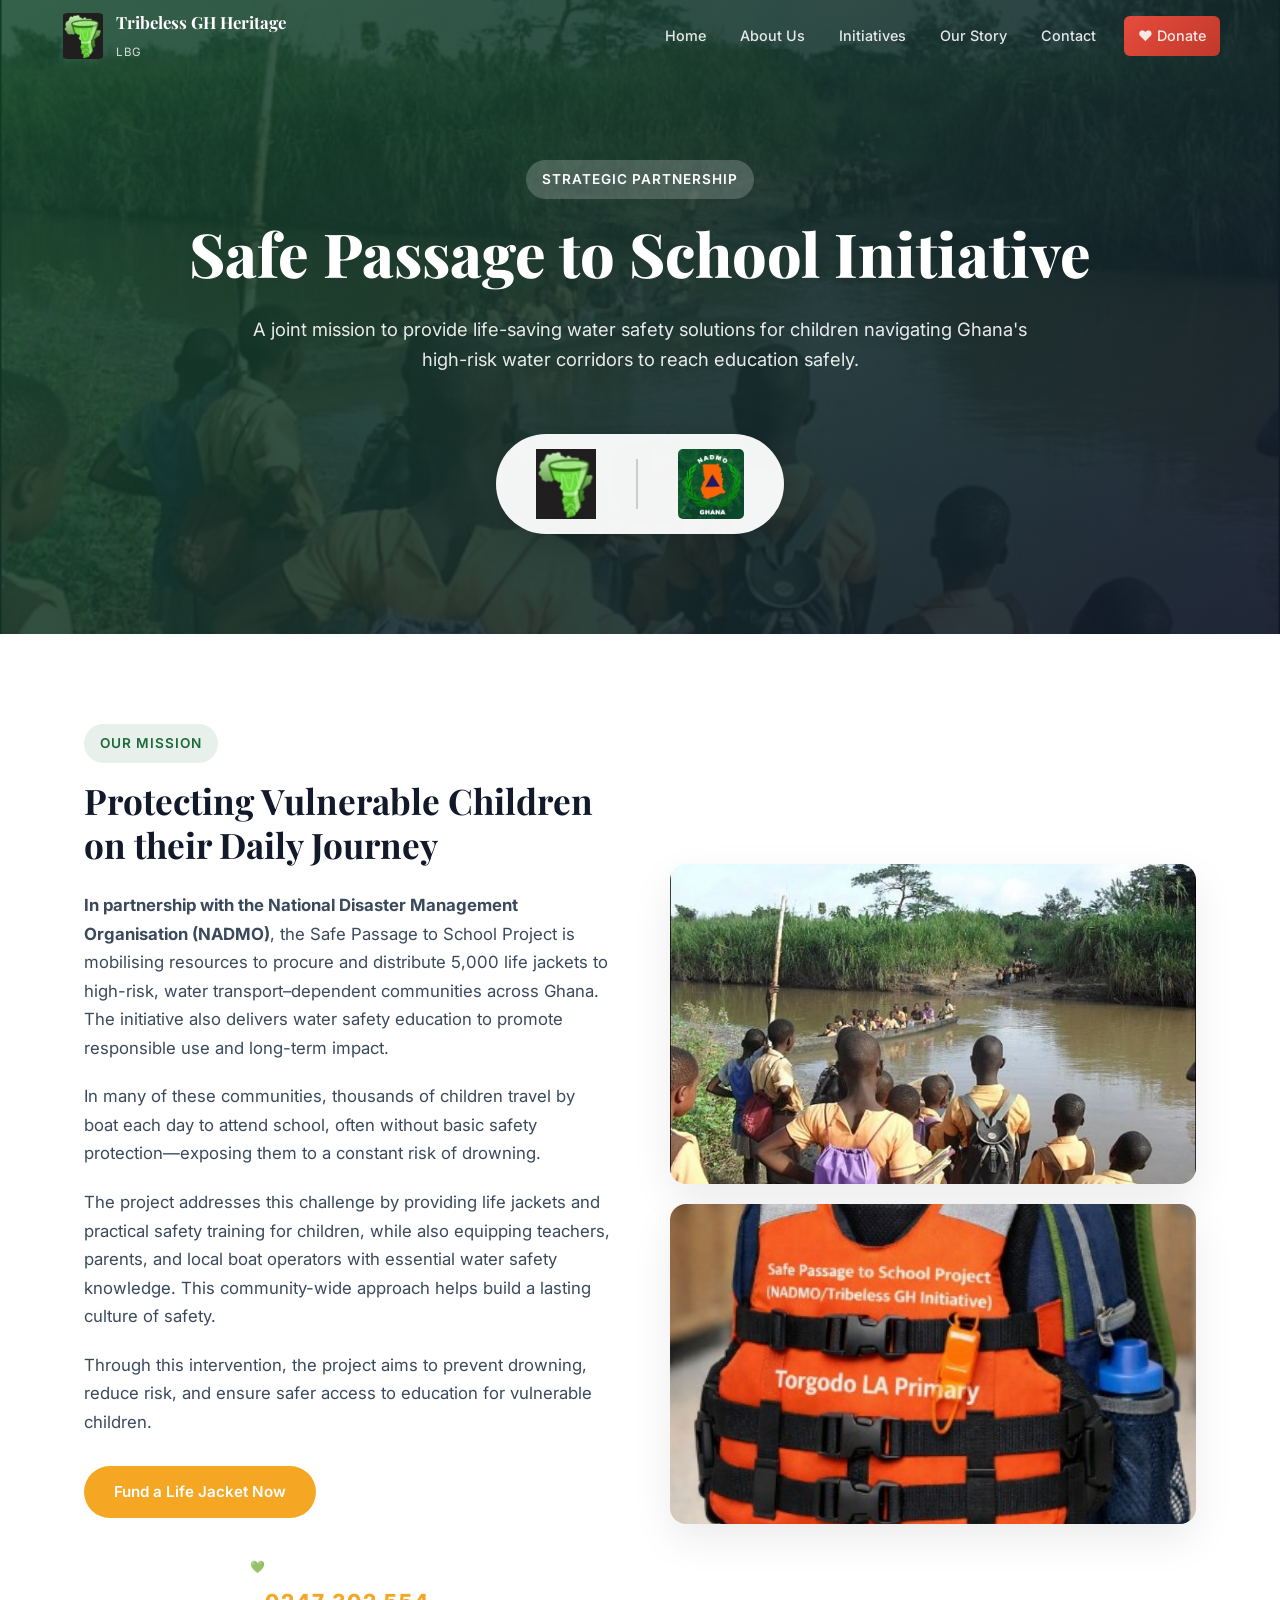
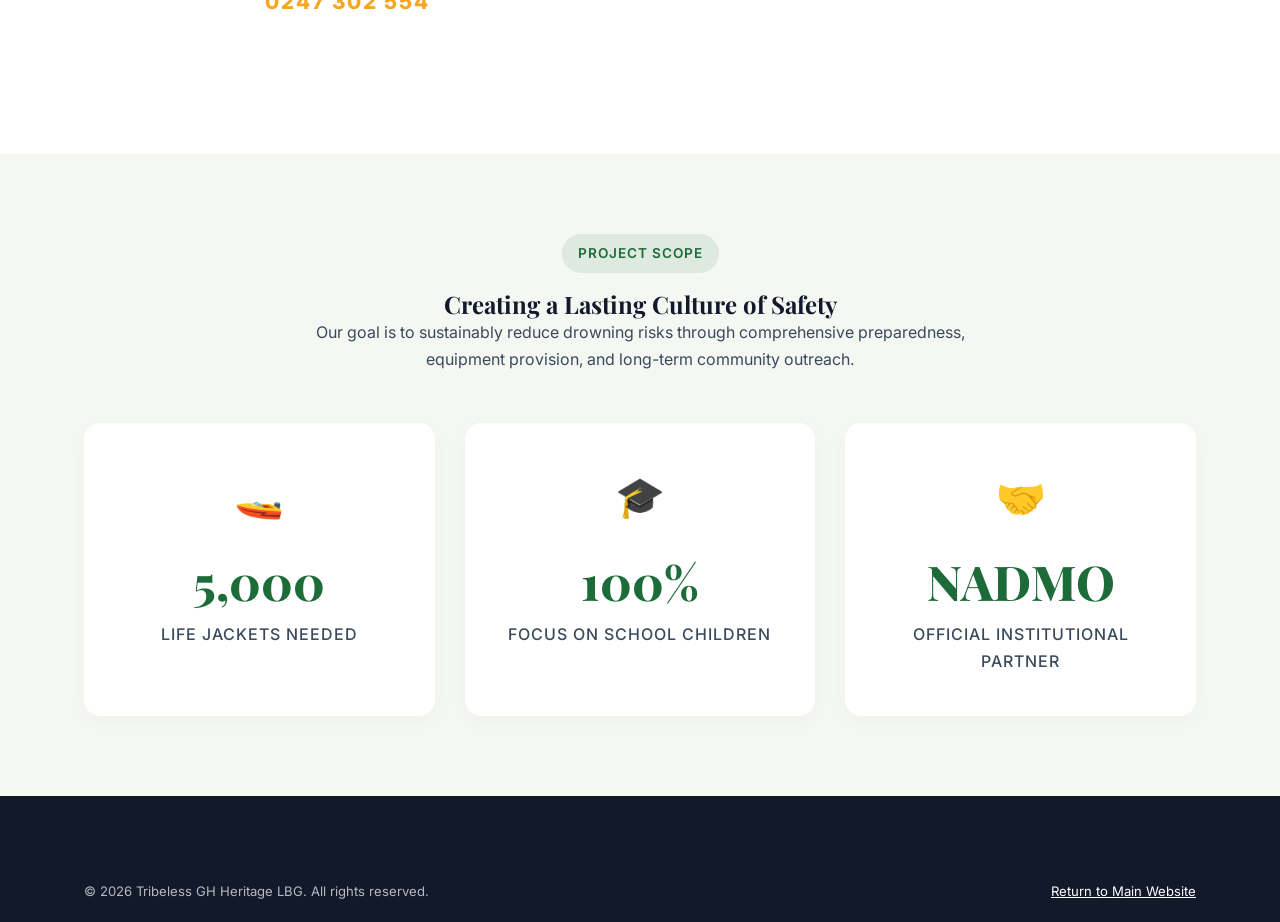
<file: safepassage/index.html>
<!DOCTYPE html>
<html lang="en">

<head>
  <meta charset="UTF-8" />
  <meta name="viewport" content="width=device-width, initial-scale=1.0" />
  <title>Safe Passage to School — Tribeless GH Heritage LBG</title>
  <meta name="description" content="Safe Passage to School Initiative in partnership with NADMO Ghana helping vulnerable children with water safety, education, and life jackets." />
  <meta name="keywords" content="Safe passage to school, life jackets Ghana, NADMO partnership, water safety children, Tribeless GH initiatives" />

  <meta property="og:type" content="website" />
  <meta property="og:url" content="https://www.tribelessgh.org/safepassage/index.html" />
  <meta property="og:title" content="Safe Passage to School — Tribeless GH Heritage LBG" />
  <meta property="og:description" content="We are partnering with NADMO Ghana to provide 5,000 life-saving water safety jackets for children in high-risk corridors." />
  <!-- Using the beautiful new image so shares look incredible -->
  <meta property="og:image" content="https://www.tribelessgh.org/safepassage/images/safe%20passage2.jpeg" />
  
  <meta name="twitter:card" content="summary_large_image" />
  <meta name="twitter:url" content="https://www.tribelessgh.org/safepassage/index.html" />
  <meta name="twitter:title" content="Safe Passage to School — Tribeless GH Heritage LBG" />
  <meta name="twitter:description" content="We are partnering with NADMO Ghana to provide 5,000 life-saving water safety jackets." />
  <meta name="twitter:image" content="https://www.tribelessgh.org/safepassage/images/safe%20passage2.jpeg" />

  <link rel="canonical" href="https://www.tribelessgh.org/safepassage/index.html" />

  <link rel="stylesheet" href="../css/style.css" />
  <link rel="icon" type="image/png" href="images/triblessghlogo.png" />
  <style>
    /* Custom Styling for the Safe Passage Subdomain */
    .sp-hero {
      padding: 160px 0 100px;
      background: linear-gradient(135deg, rgba(20, 71, 42, 0.85), rgba(18, 25, 43, 0.9)), url('images/safe passage2.jpeg') center/cover;
      color: white;
      text-align: center;
      position: relative;
    }

    .sp-hero h1 {
      font-size: clamp(2rem, 5vw, 3.8rem);
      margin-bottom: 24px;
      color: white;
      font-weight: 800;
    }

    .sp-hero p {
      font-size: 1.15rem;
      max-width: 800px;
      margin: 0 auto 30px;
      line-height: 1.6;
      color: rgba(255, 255, 255, 0.9);
    }

    .logos-wrap {
      display: inline-flex;
      background: rgba(255, 255, 255, 0.95);
      padding: 15px 40px;
      border-radius: 50px;
      align-items: center;
      gap: 40px;
      margin-top: 30px;
      box-shadow: 0 10px 40px rgba(0, 0, 0, 0.2);
    }

    .logos-wrap img {
      height: 70px;
      object-fit: contain;
    }

    .logos-divider {
      width: 2px;
      height: 50px;
      background: #ccc;
    }

    .sp-content {
      padding: 90px 0;
    }

    .sp-grid {
      display: grid;
      grid-template-columns: 1fr 1fr;
      gap: 60px;
      align-items: center;
    }

    .sp-image {
      width: 100%;
      height: 480px;
      border-radius: 16px;
      object-fit: cover;
      box-shadow: 0 15px 40px rgba(0, 0, 0, 0.08);
    }

    .sp-text-badge {
      display: inline-block;
      padding: 8px 16px;
      background: rgba(30, 107, 58, 0.1);
      color: var(--primary);
      border-radius: 50px;
      font-weight: 600;
      margin-bottom: 16px;
      font-size: 0.85rem;
      text-transform: uppercase;
      letter-spacing: 1px;
    }

    .sp-text h2 {
      margin-bottom: 24px;
      font-size: 2.2rem;
      color: var(--dark);
    }

    .sp-text p {
      margin-bottom: 20px;
      color: var(--mid);
      line-height: 1.7;
      font-size: 1.05rem;
    }

    .sp-stats {
      background: var(--light);
      padding: 80px 0;
    }

    .stat-cards {
      display: grid;
      grid-template-columns: repeat(3, 1fr);
      gap: 30px;
      margin-top: 50px;
    }

    .stat-card {
      background: white;
      padding: 40px 30px;
      border-radius: 16px;
      text-align: center;
      box-shadow: 0 5px 20px rgba(0, 0, 0, 0.03);
      transition: transform 0.3s ease;
    }

    .stat-card:hover {
      transform: translateY(-8px);
    }

    .stat-card .icon {
      font-size: 2.5rem;
      margin-bottom: 20px;
    }

    .stat-card h3 {
      font-size: 3rem;
      color: var(--primary);
      margin-bottom: 10px;
      font-weight: 800;
    }

    .stat-card p {
      color: var(--mid);
      font-size: 1rem;
      font-weight: 500;
      text-transform: uppercase;
      letter-spacing: 1px;
    }

    @media (max-width: 900px) {
      .sp-grid {
        grid-template-columns: 1fr;
      }

      .sp-image {
        height: 350px;
        order: -1;
      }
    }

    @media (max-width: 768px) {
      .stat-cards {
        grid-template-columns: 1fr;
      }

      .logos-wrap {
        padding: 20px;
        border-radius: 20px;
        flex-direction: column;
        gap: 20px;
      }

      .logos-divider {
        width: 50px;
        height: 2px;
      }

      .sp-text h2 {
        font-size: 1.8rem;
      }
    }
  </style>
</head>

<body>

  <!-- ─── NAVBAR ─────────────────────────────── -->
  <nav class="navbar scrolled">
    <div class="nav-inner">
      <a href="../index.html" class="nav-logo">
        <img src="images/triblessghlogo.png" alt="Tribeless GH Logo" />
        <div class="nav-logo-text">
          <strong>Tribeless GH Heritage</strong>
          <span>LBG</span>
        </div>
      </a>
      <ul class="nav-links">
        <li><a href="../index.html">Home</a></li>
        <li><a href="../about.html">About Us</a></li>
        <li><a href="../initiatives.html">Initiatives</a></li>
        <li><a href="../story.html">Our Story</a></li>
        <li><a href="../contact.html">Contact</a></li>
        <li class="nav-donate-btn"><a href="#" data-donate class="btn btn-donate">❤ Donate</a></li>
      </ul>
      <div class="hamburger" id="hamburger">
        <span></span><span></span><span></span>
      </div>
    </div>
  </nav>

  <!-- ─── HERO ────────────────────────────────── -->
  <header class="sp-hero">
    <div class="container">
      <span class="sp-text-badge" style="background: rgba(255,255,255,0.2); color: white;">Strategic Partnership</span>
      <h1>Safe Passage to School Initiative</h1>
      <p>A joint mission to provide life-saving water safety solutions for children navigating Ghana's high-risk water
        corridors to reach education safely.</p>

      <div class="logos-wrap">
        <img src="images/triblessghlogo.png" alt="Tribeless GH Heritage LBG" />
        <div class="logos-divider"></div>
        <img src="images/nadmo logo.jpeg" alt="NADMO Ghana Logo" style="border-radius: 5px;" />
      </div>
    </div>
  </header>

  <!-- ─── ABOUT THE PROJECT ────────────────────── -->
  <section class="sp-content">
    <div class="container">
      <div class="sp-grid">
        <div class="sp-text">
          <span class="sp-text-badge">Our Mission</span>
          <h2>Protecting Vulnerable Children on their Daily Journey</h2>
          <p><strong>In partnership with the National Disaster Management Organisation (NADMO)</strong>, the Safe
            Passage to School Project is mobilising resources to procure and distribute 5,000 life jackets to high-risk,
            water transport–dependent communities across Ghana. The initiative also delivers water safety education to
            promote responsible use and long-term impact.</p>
          <p>In many of these communities, thousands of children travel by boat each day to attend school, often without
            basic safety protection—exposing them to a constant risk of drowning.</p>
          <p>The project addresses this challenge by providing life jackets and practical safety training for children,
            while also equipping teachers, parents, and local boat operators with essential water safety knowledge. This
            community-wide approach helps build a lasting culture of safety.</p>
          <p>Through this intervention, the project aims to prevent drowning, reduce risk, and ensure safer access to
            education for vulnerable children.</p>
          <div style="margin-top: 30px;">
            <a href="#" data-donate class="btn btn-primary" style="background-color: var(--accent); border: none;">Fund
              a Life Jacket Now</a>
          </div>
          <!-- MoMo details on green side -->
          <div style="margin-top:20px;background:rgba(255,255,255,0.12);border:1px solid rgba(255,255,255,0.25);border-radius:12px;padding:18px 20px;text-align:center;">
            <div style="color:rgba(255,255,255,.8);font-size:.75rem;letter-spacing:1.5px;text-transform:uppercase;margin-bottom:6px;">💚 Donate via MTN MoMo</div>
            <div style="color:#f5a623;font-size:1.3rem;font-weight:800;letter-spacing:2px;">0247 302 554</div>
            <div style="color:rgba(255,255,255,.65);font-size:.8rem;margin-top:4px;">Merchant Code: <strong style="color:#fff;">606904</strong></div>
          </div>
        </div>
        <div style="display: flex; flex-direction: column; gap: 20px;">
          <img src="images/safe passage2.jpeg" alt="Children travelling safely" class="sp-image" style="height: 320px;" />
          <img src="images/safe passage3 jacket.jpeg" alt="Life jacket distribution" class="sp-image" style="height: 320px;" />
        </div>
      </div>
    </div>
  </section>

  <!-- ─── IMPACT STATS ────────────────────────── -->
  <section class="sp-stats">
    <div class="container">
      <div class="text-center" style="max-width: 700px; margin: 0 auto;">
        <span class="sp-text-badge">Project Scope</span>
        <h2>Creating a Lasting Culture of Safety</h2>
        <p style="color: var(--mid);">Our goal is to sustainably reduce drowning risks through comprehensive
          preparedness, equipment provision, and long-term community outreach.</p>
      </div>

      <div class="stat-cards">
        <div class="stat-card">
          <div class="icon">🚤</div>
          <h3>5,000</h3>
          <p>Life Jackets Needed</p>
        </div>
        <div class="stat-card">
          <div class="icon">🎓</div>
          <h3>100%</h3>
          <p>Focus on School Children</p>
        </div>
        <div class="stat-card">
          <div class="icon">🤝</div>
          <h3>NADMO</h3>
          <p>Official Institutional Partner</p>
        </div>
      </div>
    </div>
  </section>

  <!-- ─── FOOTER ───────────────────────────────── -->
  <footer class="footer">
    <div class="container">
      <div class="footer-bottom" style="border-top: none; padding-top: 20px;">
        <span>© 2026 Tribeless GH Heritage LBG. All rights reserved.</span>
        <span><a href="../index.html" style="color: white; text-decoration: underline;">Return to Main
            Website</a></span>
      </div>
    </div>
  </footer>

  <!-- ─── DONATE MODAL ─────────────────────────── -->
  <div class="modal-overlay" id="donateOverlay">
    <div class="modal" id="donateModal">
      <button class="modal-close" id="modalClose">✕</button>
      <h2>❤ Support Safe Passage</h2>
      <p>Help protect children travelling by water to school. Send your donation via MTN Mobile Money:</p>
      <div style="background:linear-gradient(135deg,#1e6b3a,#14472a);border-radius:14px;padding:28px 24px;text-align:center;margin:20px 0;">
        <div style="color:rgba(255,255,255,.75);font-size:.8rem;letter-spacing:2px;text-transform:uppercase;margin-bottom:8px;">MTN MoMo Number</div>
        <div style="color:#f5a623;font-size:2rem;font-weight:800;letter-spacing:2px;">0247 302 554</div>
        <div style="width:60px;height:2px;background:rgba(255,255,255,.2);margin:16px auto;"></div>
        <div style="color:rgba(255,255,255,.75);font-size:.8rem;letter-spacing:2px;text-transform:uppercase;margin-bottom:8px;">Merchant Code</div>
        <div style="color:#fff;font-size:1.6rem;font-weight:700;letter-spacing:3px;">606904</div>
      </div>
      <div style="background:#f4f7f2;border-radius:10px;padding:16px 18px;font-size:.88rem;color:#3a4a5c;line-height:1.8;">
        <strong style="display:block;margin-bottom:6px;">How to pay via MTN MoMo:</strong>
        1. Dial <strong>*170#</strong> → Select <strong>Transfer Money</strong><br>
        2. Choose <strong>Merchant Pay</strong> → Enter Code <strong>606904</strong><br>
        3. Or send directly to <strong>0247 302 554</strong><br>
        4. Enter your amount and confirm with your PIN
      </div>
      <p style="text-align:center;font-size:.78rem;color:#aaa;margin-top:14px;">Every life jacket saves a life. Thank you. 🙏</p>
    </div>
  </div>

  <script src="../js/main.js"></script>
</body>

</html>
</file>
<file: css/style.css>
/* ============================================
   Tribeless GH Heritage LBG — Main Stylesheet
   ============================================ */

@import url('https://fonts.googleapis.com/css2?family=Playfair+Display:wght@400;600;700&family=Inter:wght@300;400;500;600&display=swap');

:root {
  --primary:    #1e6b3a;
  --primary-dk: #14472a;
  --accent:     #f5a623;
  --accent-dk:  #d4891a;
  --dark:       #12192b;
  --mid:        #3a4a5c;
  --light:      #f4f7f2;
  --white:      #ffffff;
  --danger:     #e23b3b;
  --radius:     10px;
  --shadow:     0 4px 24px rgba(0,0,0,.12);
  --transition: .3s ease;
}

*, *::before, *::after { box-sizing: border-box; margin: 0; padding: 0; }

html { scroll-behavior: smooth; }

body {
  font-family: 'Inter', sans-serif;
  color: var(--dark);
  background: var(--white);
  line-height: 1.7;
  overflow-x: hidden;
}

h1,h2,h3,h4 { font-family: 'Playfair Display', serif; line-height: 1.25; }

a { text-decoration: none; color: inherit; }

img { max-width: 100%; display: block; }

.container { max-width: 1160px; margin: 0 auto; padding: 0 24px; }

/* ── Utility ── */
.btn {
  display: inline-block;
  padding: 13px 30px;
  border-radius: 50px;
  font-weight: 600;
  font-size: .95rem;
  cursor: pointer;
  border: none;
  transition: all var(--transition);
}
.btn-primary   { background: var(--primary); color: var(--white); }
.btn-primary:hover { background: var(--primary-dk); transform: translateY(-2px); box-shadow: 0 8px 20px rgba(30,107,58,.35); }
.btn-accent    { background: var(--accent); color: var(--white); }
.btn-accent:hover  { background: var(--accent-dk); transform: translateY(-2px); box-shadow: 0 8px 20px rgba(245,166,35,.4); }
.btn-outline   { background: transparent; color: var(--white); border: 2px solid var(--white); }
.btn-outline:hover { background: var(--white); color: var(--primary); }
.btn-donate    {
  background: linear-gradient(135deg, #e74c3c, #c0392b);
  color: var(--white);
  font-size: 1rem;
  padding: 14px 34px;
  animation: pulse-donate 2.5s infinite;
}
.btn-donate:hover { transform: translateY(-3px); box-shadow: 0 10px 28px rgba(231,76,60,.45); }

@keyframes pulse-donate {
  0%,100% { box-shadow: 0 0 0 0 rgba(231,76,60,.45); }
  50%      { box-shadow: 0 0 0 10px rgba(231,76,60,0); }
}

.section-badge {
  display: inline-block;
  background: rgba(30,107,58,.1);
  color: var(--primary);
  font-size: .78rem;
  font-weight: 700;
  letter-spacing: 2px;
  text-transform: uppercase;
  padding: 5px 14px;
  border-radius: 50px;
  margin-bottom: 14px;
}

.section-title {
  font-size: clamp(1.8rem, 4vw, 2.6rem);
  margin-bottom: 16px;
}

.section-sub {
  color: var(--mid);
  font-size: 1.05rem;
  max-width: 640px;
}

.text-center { text-align: center; }
.text-center .section-sub { margin: 0 auto; }

/* ── NAVBAR ── */
.navbar {
  position: fixed; top: 0; left: 0; right: 0; z-index: 1000;
  padding: 0 24px;
  transition: background var(--transition), box-shadow var(--transition);
}
.navbar.scrolled {
  background: rgba(20,71,42,.97);
  box-shadow: 0 2px 20px rgba(0,0,0,.3);
  backdrop-filter: blur(8px);
}
.nav-inner {
  max-width: 1160px;
  margin: 0 auto;
  height: 72px;
  display: flex;
  align-items: center;
  justify-content: space-between;
}
.nav-logo { display: flex; align-items: center; gap: 10px; }
.nav-logo img { height: 46px; width: 46px; object-fit: contain; border-radius: 8px; }
.nav-logo-text { color: var(--white); }
.nav-logo-text strong { font-family: 'Playfair Display', serif; font-size: 1.05rem; display: block; }
.nav-logo-text span   { font-size: .72rem; opacity: .8; letter-spacing: .5px; }

.nav-links {
  display: flex; align-items: center; gap: 6px;
  list-style: none;
}
.nav-links a {
  color: rgba(255,255,255,.88);
  font-size: .9rem;
  font-weight: 500;
  padding: 8px 14px;
  border-radius: 6px;
  transition: all var(--transition);
}
.nav-links a:hover, .nav-links a.active { color: var(--white); background: rgba(255,255,255,.12); }
.nav-donate-btn { margin-left: 8px; }

.hamburger {
  display: none;
  flex-direction: column; gap: 5px; cursor: pointer; padding: 6px;
}
.hamburger span {
  display: block; width: 24px; height: 2px;
  background: var(--white); border-radius: 2px;
  transition: all var(--transition);
}
.hamburger.open span:nth-child(1) { transform: translateY(7px) rotate(45deg); }
.hamburger.open span:nth-child(2) { opacity: 0; }
.hamburger.open span:nth-child(3) { transform: translateY(-7px) rotate(-45deg); }

/* ── HERO ── */
.hero {
  position: relative;
  min-height: 100vh;
  display: flex; align-items: center;
  overflow: hidden;
}
.hero-bg {
  position: absolute; inset: 0;
  background-size: cover; background-position: center;
  transition: opacity 1.2s ease;
}
.hero-bg::after {
  content: '';
  position: absolute; inset: 0;
  background: linear-gradient(135deg, rgba(20,71,42,.85) 0%, rgba(18,25,43,.7) 100%);
}
.hero-content {
  position: relative; z-index: 2;
  max-width: 720px;
  padding: 120px 24px 80px;
}
.hero-content .section-badge { background: rgba(245,166,35,.2); color: var(--accent); }
.hero-title {
  font-size: clamp(2.4rem, 6vw, 4rem);
  color: var(--white);
  margin-bottom: 20px;
  text-shadow: 0 2px 12px rgba(0,0,0,.3);
}
.hero-title span { color: var(--accent); }
.hero-sub {
  color: rgba(255,255,255,.88);
  font-size: 1.1rem;
  margin-bottom: 36px;
  max-width: 580px;
}
.hero-btns { display: flex; gap: 14px; flex-wrap: wrap; }

.hero-stats {
  position: absolute; bottom: 0; left: 0; right: 0; z-index: 2;
  background: rgba(255,255,255,.06);
  backdrop-filter: blur(10px);
  border-top: 1px solid rgba(255,255,255,.1);
}
.hero-stats-inner {
  max-width: 1160px; margin: 0 auto; padding: 0 24px;
  display: grid; grid-template-columns: repeat(4, 1fr);
}
.stat-item {
  padding: 22px 16px;
  text-align: center;
  border-right: 1px solid rgba(255,255,255,.1);
  color: var(--white);
}
.stat-item:last-child { border-right: none; }
.stat-num {
  font-family: 'Playfair Display', serif;
  font-size: 2rem; font-weight: 700;
  color: var(--accent);
}
.stat-lbl { font-size: .8rem; opacity: .8; margin-top: 2px; }

/* ── SECTIONS ── */
.section { padding: 90px 0; }
.section-alt { background: var(--light); }

/* ── INITIATIVES ── */
.initiatives-grid {
  display: grid;
  grid-template-columns: repeat(auto-fit, minmax(300px, 1fr));
  gap: 28px;
  margin-top: 50px;
}
.initiative-card {
  border-radius: var(--radius);
  overflow: hidden;
  box-shadow: var(--shadow);
  transition: transform var(--transition), box-shadow var(--transition);
  background: var(--white);
  display: flex; flex-direction: column;
}
.initiative-card:hover { transform: translateY(-6px); box-shadow: 0 16px 40px rgba(0,0,0,.16); }
.initiative-img {
  height: 220px;
  object-fit: cover;
  width: 100%;
}
.initiative-body { padding: 24px; flex: 1; display: flex; flex-direction: column; }
.initiative-tag {
  display: inline-block;
  background: rgba(30,107,58,.08);
  color: var(--primary);
  font-size: .72rem;
  font-weight: 700;
  letter-spacing: 1.5px;
  text-transform: uppercase;
  padding: 4px 10px;
  border-radius: 50px;
  margin-bottom: 10px;
}
.initiative-body h3 { font-size: 1.25rem; margin-bottom: 10px; }
.initiative-body p  { color: var(--mid); font-size: .93rem; flex: 1; }
.initiative-body .btn { margin-top: 18px; font-size: .88rem; align-self: flex-start; }

/* ── ABOUT STRIP ── */
.about-grid {
  display: grid; grid-template-columns: 1fr 1fr; gap: 60px; align-items: center;
}
.about-img-wrap { position: relative; }
.about-img-wrap img { border-radius: var(--radius); box-shadow: var(--shadow); }
.about-badge-float {
  position: absolute; bottom: -18px; right: -18px;
  background: var(--accent);
  color: var(--white);
  padding: 18px 22px;
  border-radius: var(--radius);
  text-align: center;
  box-shadow: 0 8px 24px rgba(245,166,35,.4);
}
.about-badge-float strong { display: block; font-size: 2rem; font-family: 'Playfair Display', serif; }
.about-badge-float span   { font-size: .78rem; }
.about-text .section-sub  { margin-bottom: 28px; }
.about-features { list-style: none; margin-bottom: 32px; }
.about-features li {
  display: flex; align-items: flex-start; gap: 12px;
  margin-bottom: 12px; font-size: .95rem;
}
.about-features li .icon {
  width: 22px; height: 22px; min-width: 22px;
  background: var(--primary); color: var(--white);
  border-radius: 50%; display: flex; align-items: center; justify-content: center;
  font-size: .65rem; margin-top: 2px;
}

/* ── TEAM ── */
.team-grid {
  display: grid; grid-template-columns: repeat(auto-fit, minmax(280px, 1fr));
  gap: 32px; margin-top: 50px;
}
.team-card {
  background: var(--white);
  border-radius: var(--radius);
  overflow: hidden;
  box-shadow: var(--shadow);
  text-align: center;
  transition: transform var(--transition);
}
.team-card:hover { transform: translateY(-5px); }
.team-img {
  width: 100%; height: 300px; object-fit: cover;
  object-position: top;
}
.team-info { padding: 24px; }
.team-info h3 { font-size: 1.2rem; margin-bottom: 4px; }
.team-role {
  color: var(--primary); font-size: .85rem; font-weight: 600;
  letter-spacing: .5px; margin-bottom: 12px;
}
.team-info p { color: var(--mid); font-size: .88rem; }

/* ── STORY (Timeline) ── */
.story-section { background: var(--dark); color: var(--white); padding: 90px 0; }
.story-section .section-badge { background: rgba(245,166,35,.15); color: var(--accent); }
.story-section .section-title { color: var(--white); }
.story-section .section-sub    { color: rgba(255,255,255,.7); }

.story-grid {
  display: grid; grid-template-columns: 1fr 1fr; gap: 60px; align-items: start;
  margin-top: 50px;
}
.story-text p { color: rgba(255,255,255,.8); font-size: .97rem; margin-bottom: 16px; }
.story-img { position: relative; }
.story-img img { border-radius: var(--radius); box-shadow: 0 12px 40px rgba(0,0,0,.5); }
.story-quote {
  position: absolute; bottom: -20px; left: 20px; right: 20px;
  background: var(--primary);
  padding: 20px 22px;
  border-radius: var(--radius);
  font-style: italic;
  font-size: .92rem;
  color: var(--white);
  box-shadow: 0 8px 24px rgba(30,107,58,.4);
}

/* ── WHY TRIBELESS ── */
.why-grid {
  display: grid; grid-template-columns: repeat(auto-fit, minmax(240px,1fr));
  gap: 24px; margin-top: 48px;
}
.why-card {
  background: var(--white);
  border-radius: var(--radius);
  padding: 30px 24px;
  box-shadow: var(--shadow);
  border-top: 4px solid var(--primary);
  transition: transform var(--transition);
}
.why-card:hover { transform: translateY(-4px); }
.why-icon {
  width: 52px; height: 52px;
  background: rgba(30,107,58,.1);
  border-radius: 50%;
  display: flex; align-items: center; justify-content: center;
  font-size: 1.4rem;
  margin-bottom: 16px;
}
.why-card h3 { font-size: 1.05rem; margin-bottom: 8px; }
.why-card p  { color: var(--mid); font-size: .88rem; }

/* ── DONATE SECTION ── */
.donate-section {
  background: linear-gradient(135deg, var(--primary) 0%, var(--primary-dk) 100%);
  color: var(--white);
  padding: 80px 0;
  text-align: center;
}
.donate-section h2 { font-size: clamp(1.8rem,4vw,2.6rem); color: var(--white); margin-bottom: 16px; }
.donate-section p  { color: rgba(255,255,255,.85); max-width: 580px; margin: 0 auto 36px; font-size: 1.05rem; }
.donate-amounts {
  display: flex; flex-wrap: wrap; gap: 12px; justify-content: center; margin-bottom: 28px;
}
.donate-amt {
  padding: 10px 22px;
  border: 2px solid rgba(255,255,255,.5);
  border-radius: 50px;
  color: var(--white);
  font-weight: 600;
  cursor: pointer;
  transition: all var(--transition);
  background: transparent;
  font-size: .95rem;
}
.donate-amt:hover, .donate-amt.active {
  background: var(--accent); border-color: var(--accent);
  box-shadow: 0 6px 18px rgba(245,166,35,.4);
}
.donate-custom {
  display: flex; gap: 10px; justify-content: center;
  flex-wrap: wrap; margin-bottom: 28px;
}
.donate-custom input {
  padding: 12px 20px;
  border-radius: 50px;
  border: 2px solid rgba(255,255,255,.3);
  background: rgba(255,255,255,.12);
  color: var(--white);
  font-size: 1rem;
  width: 180px;
  outline: none;
  transition: border-color var(--transition);
}
.donate-custom input::placeholder { color: rgba(255,255,255,.55); }
.donate-custom input:focus { border-color: var(--accent); }

/* ── CONTACT ── */
.contact-grid {
  display: grid; grid-template-columns: 1fr 1.4fr; gap: 50px; margin-top: 50px;
}
.contact-info h3 { font-size: 1.4rem; margin-bottom: 20px; }
.contact-item {
  display: flex; gap: 16px; margin-bottom: 22px;
}
.contact-icon {
  width: 44px; height: 44px; min-width: 44px;
  background: rgba(30,107,58,.1);
  border-radius: 10px;
  display: flex; align-items: center; justify-content: center;
  font-size: 1.1rem; color: var(--primary);
}
.contact-item-text strong { display: block; font-size: .82rem; text-transform: uppercase; letter-spacing: 1px; color: var(--mid); }
.contact-item-text span   { font-size: .97rem; }

.contact-form { background: var(--white); border-radius: var(--radius); padding: 36px; box-shadow: var(--shadow); }
.form-row { display: grid; grid-template-columns: 1fr 1fr; gap: 16px; }
.form-group { margin-bottom: 18px; }
.form-group label { display: block; font-size: .85rem; font-weight: 600; margin-bottom: 6px; color: var(--mid); }
.form-group input,
.form-group textarea,
.form-group select {
  width: 100%;
  padding: 12px 16px;
  border: 1.5px solid #dde3dc;
  border-radius: 8px;
  font-family: 'Inter', sans-serif;
  font-size: .95rem;
  transition: border-color var(--transition);
  outline: none;
  background: #fafafa;
}
.form-group input:focus,
.form-group textarea:focus { border-color: var(--primary); background: var(--white); }
.form-group textarea { resize: vertical; min-height: 130px; }

/* ── PAGE HERO ── */
.page-hero {
  padding: 140px 24px 70px;
  background: linear-gradient(135deg, var(--primary-dk) 0%, var(--dark) 100%);
  text-align: center;
  color: var(--white);
}
.page-hero h1 { font-size: clamp(2rem,5vw,3.2rem); color: var(--white); margin-bottom: 14px; }
.page-hero p  { color: rgba(255,255,255,.8); max-width: 580px; margin: 0 auto; }
.breadcrumb {
  display: flex; justify-content: center; gap: 8px; align-items: center;
  font-size: .83rem; margin-bottom: 16px; color: rgba(255,255,255,.6);
}
.breadcrumb a { color: var(--accent); }

/* ── FOOTER ── */
.footer {
  background: var(--dark);
  color: rgba(255,255,255,.7);
  padding: 64px 0 0;
}
.footer-grid {
  display: grid; grid-template-columns: 2fr 1fr 1fr 1fr; gap: 40px; margin-bottom: 48px;
}
.footer-brand .nav-logo { margin-bottom: 14px; }
.footer-brand p { font-size: .88rem; margin-bottom: 20px; max-width: 280px; }
.footer-social { display: flex; gap: 10px; }
.social-btn {
  width: 36px; height: 36px;
  background: rgba(255,255,255,.08);
  border-radius: 8px;
  display: flex; align-items: center; justify-content: center;
  font-size: .9rem; color: rgba(255,255,255,.7);
  transition: all var(--transition);
}
.social-btn:hover { background: var(--primary); color: var(--white); }
.footer-col h4 { color: var(--white); font-size: .95rem; margin-bottom: 16px; }
.footer-links { list-style: none; }
.footer-links li { margin-bottom: 8px; }
.footer-links a { font-size: .87rem; color: rgba(255,255,255,.6); transition: color var(--transition); }
.footer-links a:hover { color: var(--accent); }
.footer-bottom {
  border-top: 1px solid rgba(255,255,255,.08);
  padding: 20px 0;
  display: flex; justify-content: space-between; align-items: center;
  flex-wrap: wrap; gap: 12px;
  font-size: .82rem;
}
.footer-bottom a { color: var(--accent); }

/* ── FLOATING DONATE ── */
.floating-donate {
  position: fixed; bottom: 28px; right: 28px; z-index: 900;
  display: flex; flex-direction: column; align-items: flex-end; gap: 10px;
}
.floating-donate-btn {
  background: linear-gradient(135deg, #e74c3c, #c0392b);
  color: var(--white); font-weight: 700;
  padding: 14px 26px; border-radius: 50px;
  box-shadow: 0 6px 24px rgba(231,76,60,.5);
  display: flex; align-items: center; gap: 8px;
  font-size: .95rem;
  animation: pulse-donate 2.5s infinite;
  transition: transform var(--transition);
}
.floating-donate-btn:hover { transform: scale(1.05); }
.floating-donate-label {
  background: var(--dark);
  color: rgba(255,255,255,.85);
  font-size: .75rem;
  padding: 5px 12px;
  border-radius: 50px;
}

/* ── MODAL ── */
.modal-overlay {
  display: none; position: fixed; inset: 0; z-index: 2000;
  background: rgba(0,0,0,.6);
  align-items: center; justify-content: center;
  backdrop-filter: blur(4px);
}
.modal-overlay.open { display: flex; }
.modal {
  background: var(--white);
  border-radius: 16px;
  padding: 40px;
  max-width: 520px; width: 90%;
  position: relative;
  box-shadow: 0 24px 80px rgba(0,0,0,.35);
  animation: modal-in .3s ease;
}
@keyframes modal-in { from { transform: scale(.9); opacity: 0; } to { transform: scale(1); opacity: 1; } }
.modal-close {
  position: absolute; top: 14px; right: 18px;
  background: none; border: none; font-size: 1.4rem;
  cursor: pointer; color: var(--mid);
}
.modal h2 { font-size: 1.6rem; margin-bottom: 6px; }
.modal p   { color: var(--mid); font-size: .92rem; margin-bottom: 24px; }
.modal .donate-amounts { justify-content: flex-start; }

/* ── NOTIFICATION ── */
.notification {
  position: fixed; bottom: 90px; right: 28px; z-index: 3000;
  background: var(--primary); color: var(--white);
  padding: 14px 20px;
  border-radius: var(--radius);
  font-size: .9rem;
  box-shadow: 0 8px 24px rgba(30,107,58,.4);
  transform: translateX(120%);
  transition: transform .4s ease;
  max-width: 300px;
}
.notification.show { transform: translateX(0); }

/* ── COUNTER ANIMATION ── */
.count-up { display: inline-block; }

/* ── IMAGE FALLBACK ── */
.img-placeholder {
  background: linear-gradient(135deg, #1e6b3a22, #f5a62322);
  display: flex; align-items: center; justify-content: center;
  font-size: 2rem; color: var(--primary);
}

/* ── RESPONSIVE ── */
@media (max-width: 900px) {
  .about-grid, .story-grid, .contact-grid { grid-template-columns: 1fr; }
  .footer-grid { grid-template-columns: 1fr 1fr; }
  .hero-stats-inner { grid-template-columns: repeat(2,1fr); }
  .story-img { order: -1; }
}

@media (max-width: 700px) {
  .nav-links { display: none; position: absolute; top: 72px; left: 0; right: 0;
    background: rgba(20,71,42,.97); flex-direction: column; padding: 16px 0;
    border-top: 1px solid rgba(255,255,255,.1); }
  .nav-links.open { display: flex; }
  .nav-links li a { padding: 12px 24px; display: block; border-radius: 0; }
  .hamburger { display: flex; }
  .navbar.scrolled .hamburger,
  .hamburger { display: flex; }
  .hero-stats-inner { grid-template-columns: 1fr 1fr; }
  .stat-item { padding: 16px 10px; }
  .form-row { grid-template-columns: 1fr; }
  .footer-grid { grid-template-columns: 1fr; }
  .about-badge-float { position: static; margin-top: 16px; display: inline-block; }
  .floating-donate-label { display: none; }
}
</file>
